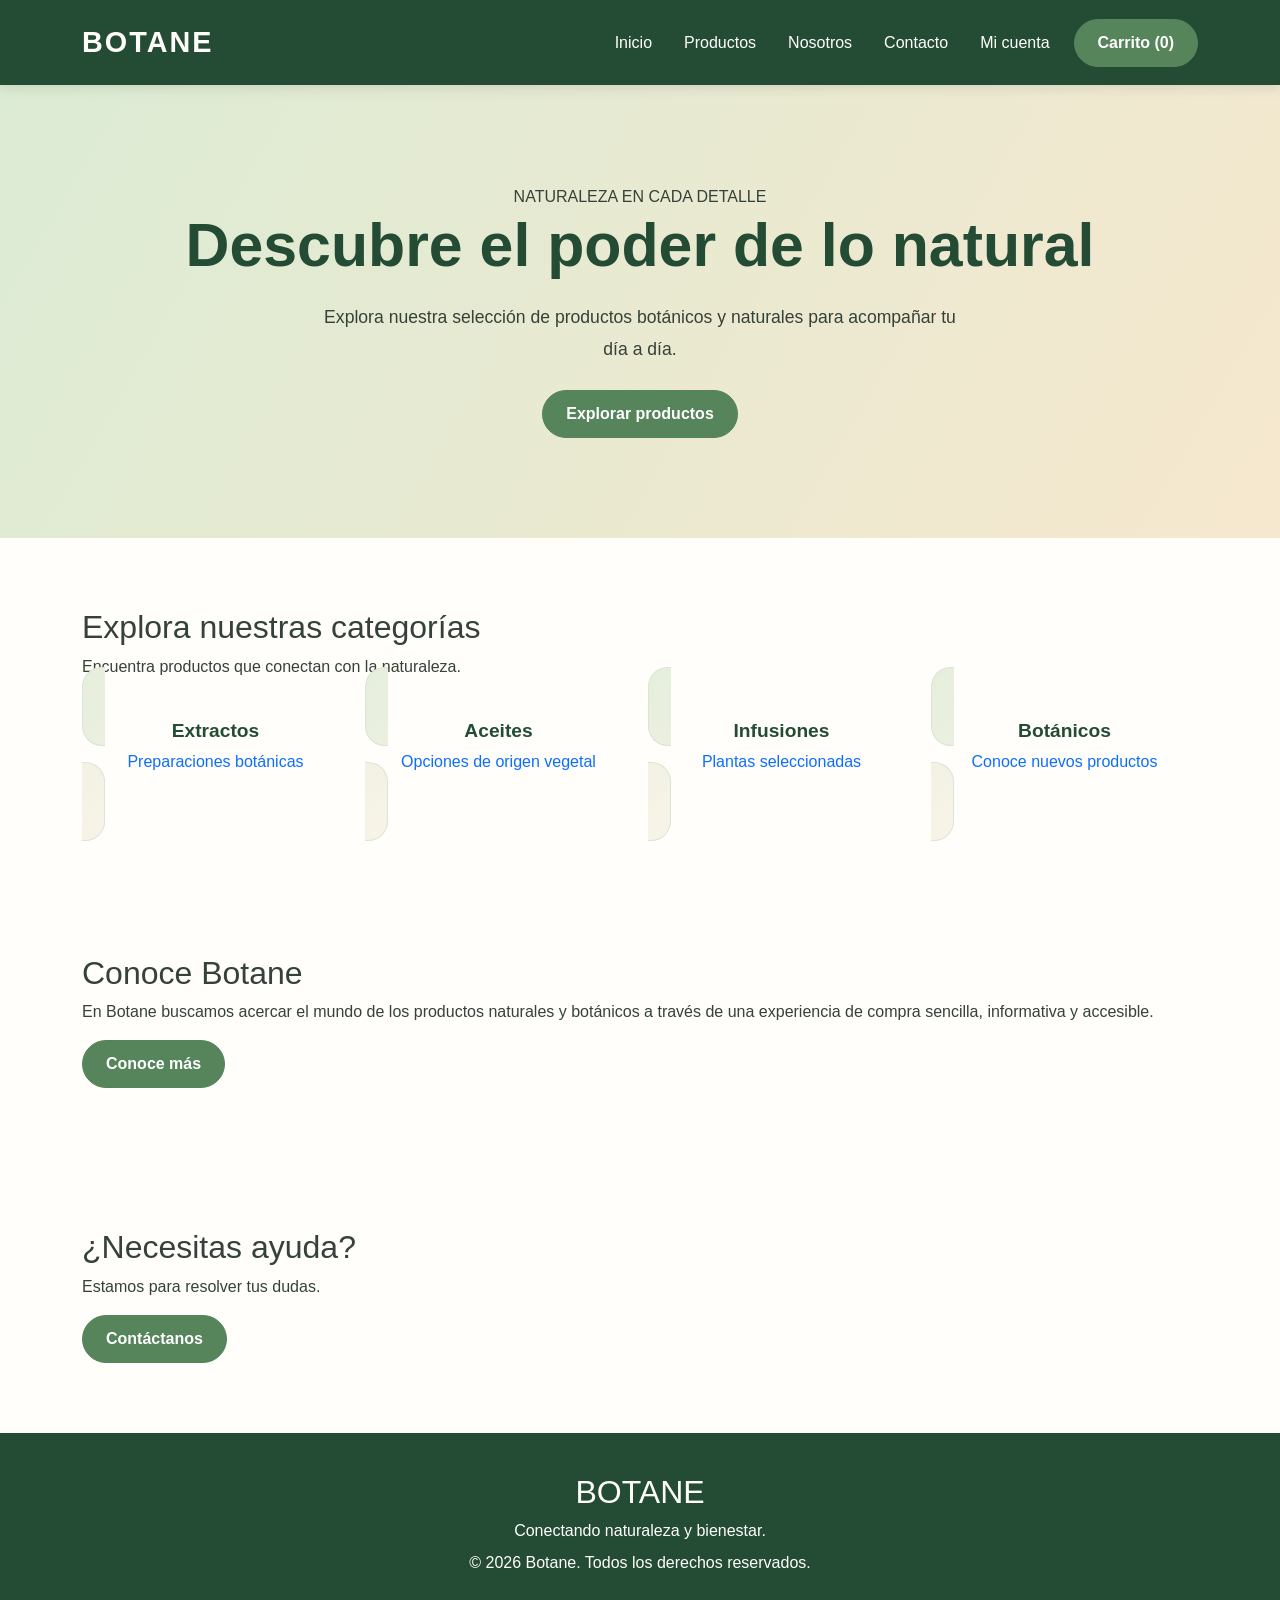
<file: index.html>
<!DOCTYPE html>
<html lang="es">

<head>
    <meta charset="UTF-8">
    <meta name="viewport" content="width=device-width, initial-scale=1.0">

    <title>Botane | Productos Naturales y Herbolarios</title>

    <meta name="description" content="Descubre Botane, tu espacio de productos naturales, botánicos y herbolarios.">
    <meta name="keywords" content="Botane, productos naturales, herbolaria, botánica, extractos naturales">
    <meta name="author" content="Equipo Botane">

    <link href="https://cdn.jsdelivr.net/npm/bootstrap@5.3.3/dist/css/bootstrap.min.css" rel="stylesheet">
    <link rel="stylesheet" href="css/estilos.css">
</head>

<body>

    <!-- NAVEGACIÓN -->
    <header>
        <nav class="navbar navbar-expand-lg">
            <div class="container">

                <a class="navbar-brand" href="index.html">BOTANE</a>

                <button class="navbar-toggler" type="button"
                    data-bs-toggle="collapse"
                    data-bs-target="#menuPrincipal"
                    aria-controls="menuPrincipal"
                    aria-expanded="false"
                    aria-label="Abrir menú">
                    <span class="navbar-toggler-icon"></span>
                </button>

                <div class="collapse navbar-collapse" id="menuPrincipal">

                    <ul class="navbar-nav ms-auto align-items-lg-center">

                        <li class="nav-item">
                            <a class="nav-link" href="index.html">Inicio</a>
                        </li>

                        <li class="nav-item">
                            <a class="nav-link" href="productos.html">Productos</a>
                        </li>

                        <li class="nav-item">
                            <a class="nav-link" href="nosotros.html">Nosotros</a>
                        </li>

                        <li class="nav-item">
                            <a class="nav-link" href="contacto.html">Contacto</a>
                        </li>

                        <li class="nav-item">
                            <a class="nav-link" href="cuenta.html">Mi cuenta</a>
                        </li>

                        <li class="nav-item">
                            <a class="btn btn-success ms-lg-2" href="carrito.html">
                                Carrito (<span id="contadorCarrito">0</span>)
                            </a>
                        </li>

                    </ul>
                </div>
            </div>
        </nav>
    </header>

    <main>

        <!-- PORTADA -->
        <section class="hero" id="inicio">
            <div class="container">
                <div class="hero-content">

                    <span class="hero-etiqueta">
                        NATURALEZA EN CADA DETALLE
                    </span>

                    <h1>Descubre el poder de lo natural</h1>

                    <p>
                        Explora nuestra selección de productos
                        botánicos y naturales para acompañar
                        tu día a día.
                    </p>

                    <a href="productos.html" class="btn btn-success">
                        Explorar productos
                    </a>

                </div>
            </div>
        </section>

        <!-- CATEGORÍAS -->
        <section class="seccion-categorias">
            <div class="container">

                <div class="titulo-seccion">
                    <h2>Explora nuestras categorías</h2>
                    <p>Encuentra productos que conectan con la naturaleza.</p>
                </div>

                <div class="row g-3">

                    <div class="col-6 col-md-3">
                        <a href="productos.html" class="categoria-card">
                            <h3>Extractos</h3>
                            <p>Preparaciones botánicas</p>
                        </a>
                    </div>

                    <div class="col-6 col-md-3">
                        <a href="productos.html" class="categoria-card">
                            <h3>Aceites</h3>
                            <p>Opciones de origen vegetal</p>
                        </a>
                    </div>

                    <div class="col-6 col-md-3">
                        <a href="productos.html" class="categoria-card">
                            <h3>Infusiones</h3>
                            <p>Plantas seleccionadas</p>
                        </a>
                    </div>

                    <div class="col-6 col-md-3">
                        <a href="productos.html" class="categoria-card">
                            <h3>Botánicos</h3>
                            <p>Conoce nuevos productos</p>
                        </a>
                    </div>

                </div>
            </div>
        </section>

        <!-- PRESENTACIÓN -->
        <section class="seccion-nosotros">
            <div class="container">

                <div class="titulo-seccion">
                    <h2>Conoce Botane</h2>
                </div>

                <div class="nosotros-contenido">
                    <p>
                        En Botane buscamos acercar el mundo
                        de los productos naturales y botánicos
                        a través de una experiencia de compra
                        sencilla, informativa y accesible.
                    </p>

                    <a href="nosotros.html" class="btn btn-success">
                        Conoce más
                    </a>
                </div>

            </div>
        </section>

        <!-- CONTACTO BREVE -->
        <section class="seccion-contacto">
            <div class="container">

                <div class="titulo-seccion">
                    <h2>¿Necesitas ayuda?</h2>
                    <p>Estamos para resolver tus dudas.</p>
                </div>

                <div class="contacto-contenido">
                    <a href="contacto.html" class="btn btn-success">
                        Contáctanos
                    </a>
                </div>

            </div>
        </section>

    </main>

    <!-- PIE DE PÁGINA -->
    <footer class="footer">
        <div class="container">

            <h2>BOTANE</h2>

            <p>Conectando naturaleza y bienestar.</p>

            <p>© 2026 Botane. Todos los derechos reservados.</p>

        </div>
    </footer>

    <!-- JAVASCRIPT -->
    <script src="js/app.js"></script>
    <script src="https://cdn.jsdelivr.net/npm/bootstrap@5.3.3/dist/js/bootstrap.bundle.min.js"></script>

</body>
</html>
</file>
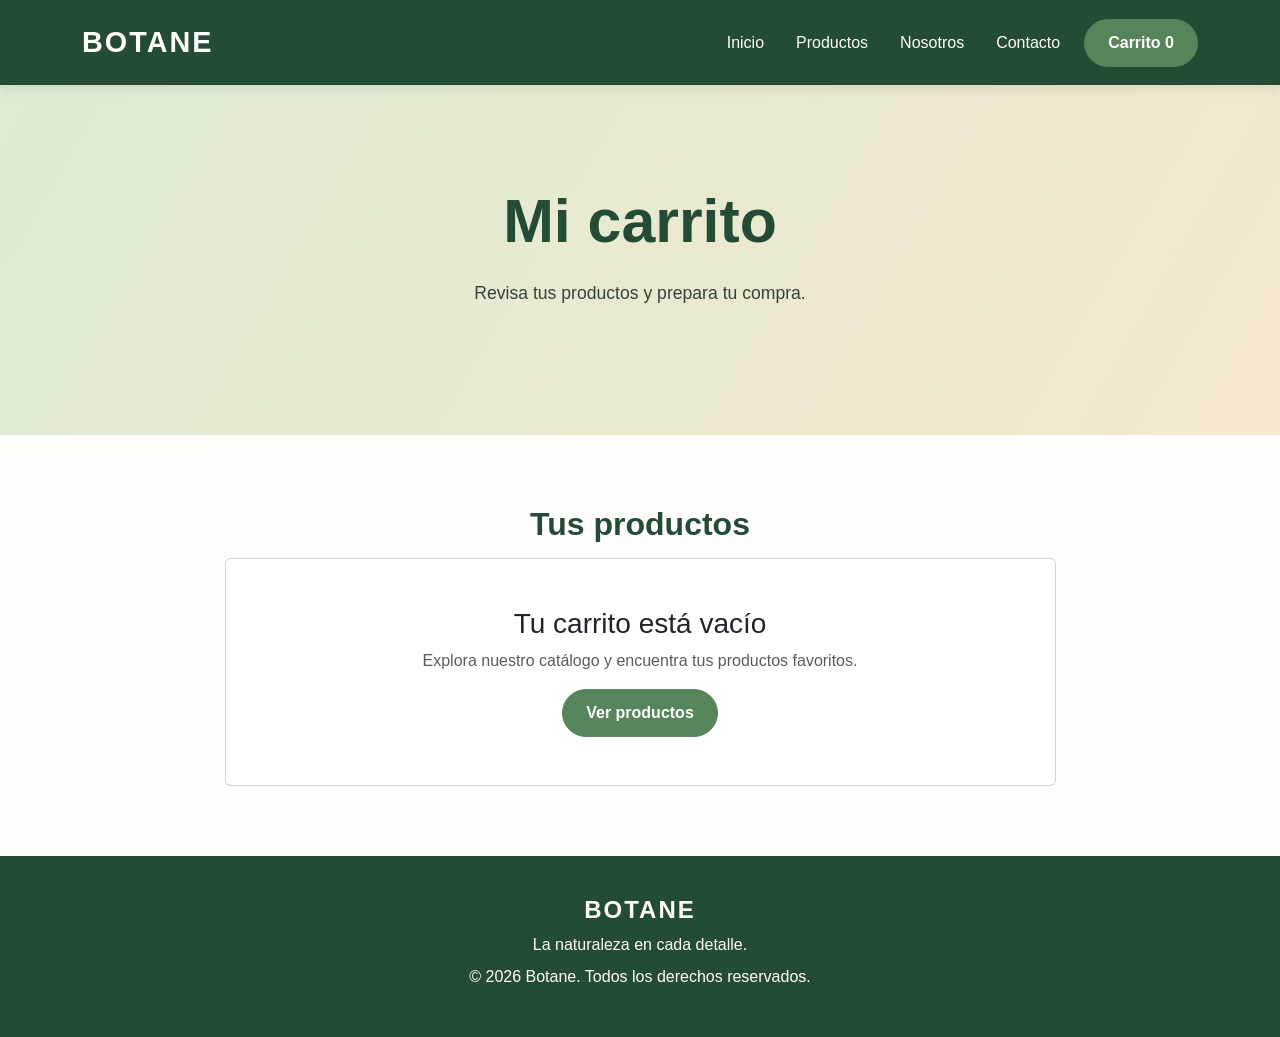
<file: carrito.html>
<!DOCTYPE html>
<html lang="es">
<head>
    <meta charset="UTF-8">
    <meta name="viewport" content="width=device-width, initial-scale=1.0">
    <meta name="description" content="Consulta y administra tu carrito de compras Botane.">
    <title>Mi carrito | Botane</title>

    <link href="https://cdn.jsdelivr.net/npm/bootstrap@5.3.3/dist/css/bootstrap.min.css" rel="stylesheet">
    <link rel="stylesheet" href="css/estilos.css">
</head>

<body>

    <!-- NAVEGACIÓN -->
    <nav class="navbar navbar-expand-lg">
        <div class="container">
            <a class="navbar-brand" href="index.html">BOTANE</a>

            <button class="navbar-toggler" type="button"
                data-bs-toggle="collapse" data-bs-target="#menu">
                <span class="navbar-toggler-icon"></span>
            </button>

            <div class="collapse navbar-collapse" id="menu">
                <ul class="navbar-nav ms-auto align-items-lg-center">
                    <li class="nav-item">
                        <a class="nav-link" href="index.html">Inicio</a>
                    </li>
                    <li class="nav-item">
                        <a class="nav-link" href="productos.html">Productos</a>
                    </li>
                    <li class="nav-item">
                        <a class="nav-link" href="nosotros.html">Nosotros</a>
                    </li>
                    <li class="nav-item">
                        <a class="nav-link" href="contacto.html">Contacto</a>
                    </li>
                    <li class="nav-item">
                        <a class="btn btn-success ms-lg-2" href="carrito.html">
                            Carrito <span id="contadorCarrito">0</span>
                        </a>
                    </li>
                </ul>
            </div>
        </div>
    </nav>

    <!-- ENCABEZADO -->
    <header class="hero">
        <div class="container">
            <h1>Mi carrito</h1>
            <p>
                Revisa tus productos y prepara tu compra.
            </p>
        </div>
    </header>

    <!-- CONTENIDO DEL CARRITO -->
    <main>
        <section>
            <div class="container">

                <h2 class="section-title">Tus productos</h2>

                <div class="row justify-content-center">
                    <div class="col-lg-9">

                        <div class="card p-3 p-md-4">

                            <div id="carritoVacio" class="text-center py-4">
                                <h3>Tu carrito está vacío</h3>
                                <p class="text-muted">
                                    Explora nuestro catálogo y encuentra
                                    tus productos favoritos.
                                </p>

                                <a href="productos.html" class="btn btn-success">
                                    Ver productos
                                </a>
                            </div>

                            <div id="carritoContenido" hidden>

                                <div class="table-responsive">
                                    <table class="table align-middle">
                                        <thead>
                                            <tr>
                                                <th>Producto</th>
                                                <th>Precio</th>
                                                <th>Cantidad</th>
                                                <th>Subtotal</th>
                                                <th></th>
                                            </tr>
                                        </thead>

                                        <tbody id="listaCarrito"></tbody>
                                    </table>
                                </div>

                                <div class="text-end mt-4">
                                    <h4>
                                        Total:
                                        <span id="totalCompra">$0.00</span>
                                    </h4>

                                    <a href="productos.html"
                                        class="btn btn-outline-success mt-2">
                                        Seguir comprando
                                    </a>

                                    <button id="btnFinalizarCompra"
                                        class="btn btn-success mt-2">
                                        Continuar compra
                                    </button>
                                </div>

                            </div>

                        </div>

                    </div>
                </div>

            </div>
        </section>
    </main>

    <!-- PIE DE PÁGINA -->
    <footer>
        <div class="container">
            <h4>BOTANE</h4>
            <p>La naturaleza en cada detalle.</p>
            <p>© 2026 Botane. Todos los derechos reservados.</p>
        </div>
    </footer>

    <script src="https://cdn.jsdelivr.net/npm/bootstrap@5.3.3/dist/js/bootstrap.bundle.min.js"></script>
    <script src="js/app.js"></script>

</body>
</html>
</file>
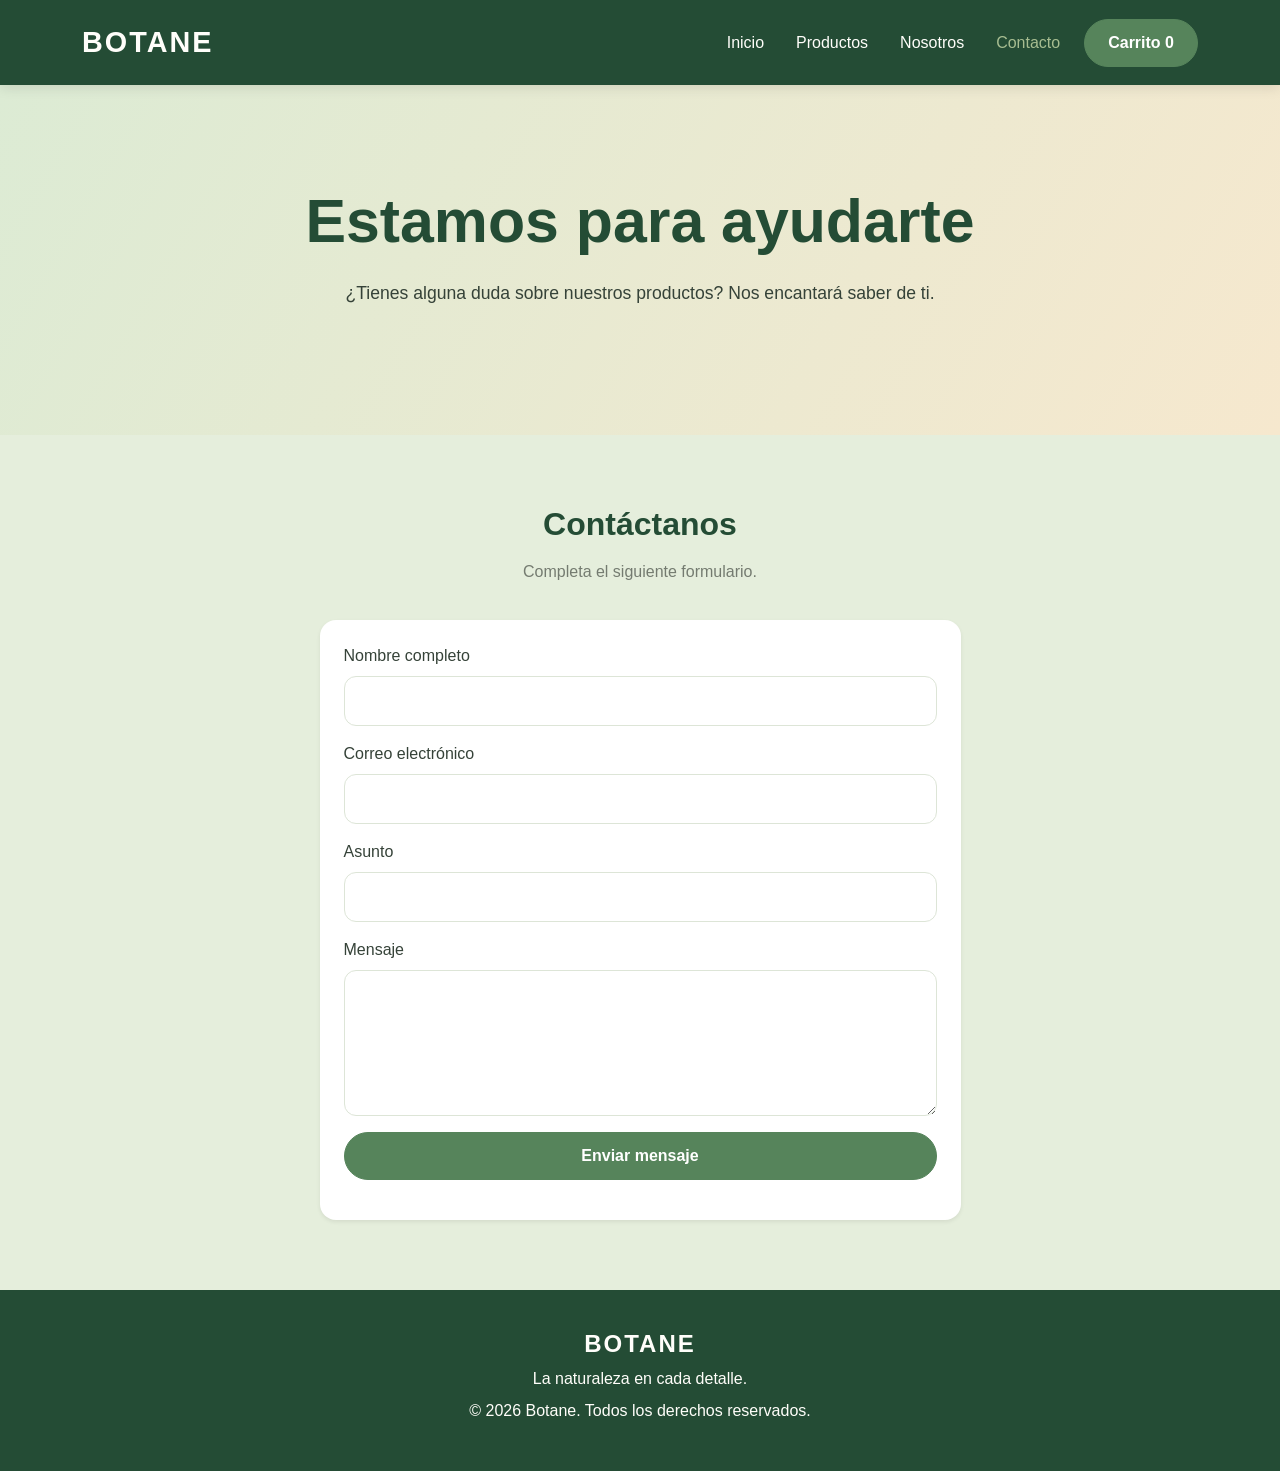
<file: contacto.html>
<!DOCTYPE html>
<html lang="es">
<head>
    <meta charset="UTF-8">
    <meta name="viewport" content="width=device-width, initial-scale=1.0">
    <meta name="description" content="Ponte en contacto con Botane para resolver tus dudas.">
    <title>Contacto | Botane</title>

    <link href="https://cdn.jsdelivr.net/npm/bootstrap@5.3.3/dist/css/bootstrap.min.css" rel="stylesheet">
    <link rel="stylesheet" href="css/estilos.css">
</head>

<body>

    <!-- NAVEGACIÓN -->
    <nav class="navbar navbar-expand-lg">
        <div class="container">
            <a class="navbar-brand" href="index.html">BOTANE</a>

            <button class="navbar-toggler" type="button"
                data-bs-toggle="collapse" data-bs-target="#menu">
                <span class="navbar-toggler-icon"></span>
            </button>

            <div class="collapse navbar-collapse" id="menu">
                <ul class="navbar-nav ms-auto align-items-lg-center">
                    <li class="nav-item">
                        <a class="nav-link" href="index.html">Inicio</a>
                    </li>
                    <li class="nav-item">
                        <a class="nav-link" href="productos.html">Productos</a>
                    </li>
                    <li class="nav-item">
                        <a class="nav-link" href="nosotros.html">Nosotros</a>
                    </li>
                    <li class="nav-item">
                        <a class="nav-link active" href="contacto.html">Contacto</a>
                    </li>
                    <li class="nav-item">
                        <a class="btn btn-success ms-lg-2" href="carrito.html">
                            Carrito <span id="contadorCarrito">0</span>
                        </a>
                    </li>
                </ul>
            </div>
        </div>
    </nav>

    <!-- PORTADA -->
    <header class="hero">
        <div class="container">
            <h1>Estamos para ayudarte</h1>
            <p>
                ¿Tienes alguna duda sobre nuestros productos?
                Nos encantará saber de ti.
            </p>
        </div>
    </header>

    <!-- CONTACTO -->
    <main>
        <section id="contacto">
            <div class="container">

                <h2 class="section-title">Contáctanos</h2>
                <p class="section-description">
                    Completa el siguiente formulario.
                </p>

                <div class="row justify-content-center">
                    <div class="col-lg-7">

                        <form id="formContacto" class="bg-white p-4 rounded-4 shadow-sm">

                            <div class="mb-3">
                                <label for="nombre" class="form-label">
                                    Nombre completo
                                </label>
                                <input type="text" id="nombre"
                                    class="form-control" required>
                            </div>

                            <div class="mb-3">
                                <label for="correo" class="form-label">
                                    Correo electrónico
                                </label>
                                <input type="email" id="correo"
                                    class="form-control" required>
                            </div>

                            <div class="mb-3">
                                <label for="asunto" class="form-label">
                                    Asunto
                                </label>
                                <input type="text" id="asunto"
                                    class="form-control" required>
                            </div>

                            <div class="mb-3">
                                <label for="mensaje" class="form-label">
                                    Mensaje
                                </label>
                                <textarea id="mensaje" class="form-control"
                                    rows="5" required></textarea>
                            </div>

                            <button type="submit" class="btn btn-success w-100">
                                Enviar mensaje
                            </button>

                            <p id="respuestaContacto"
                                class="mt-3 text-center" aria-live="polite">
                            </p>

                        </form>

                    </div>
                </div>
            </div>
        </section>
    </main>

    <!-- PIE DE PÁGINA -->
    <footer>
        <div class="container">
            <h4>BOTANE</h4>
            <p>La naturaleza en cada detalle.</p>
            <p>© 2026 Botane. Todos los derechos reservados.</p>
        </div>
    </footer>

    <script src="https://cdn.jsdelivr.net/npm/bootstrap@5.3.3/dist/js/bootstrap.bundle.min.js"></script>
    <script src="js/app.js"></script>

    <script>
        document.getElementById("formContacto").addEventListener("submit", function(event) {
            event.preventDefault();

            document.getElementById("respuestaContacto").textContent =
                "¡Gracias por contactarnos! Tu mensaje fue validado en esta demostración.";

            this.reset();
        });
    </script>

</body>
</html>
</file>
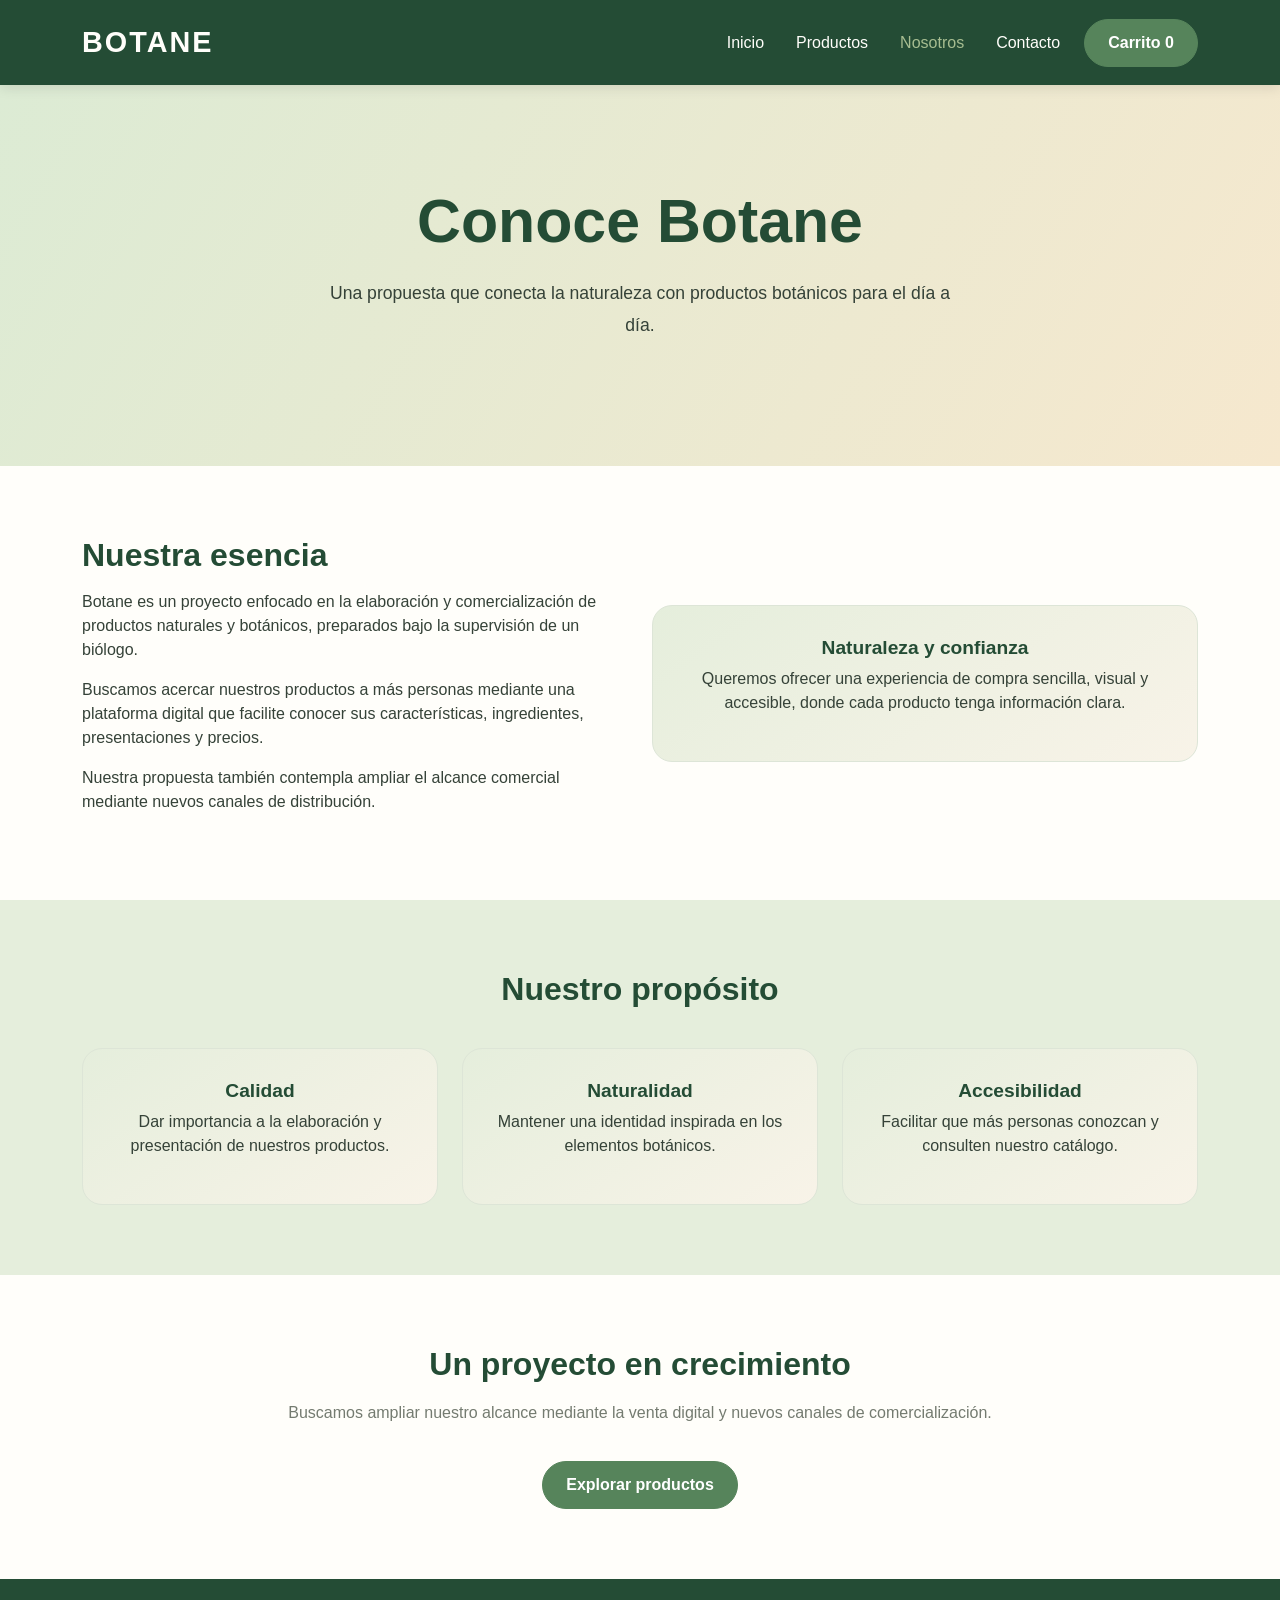
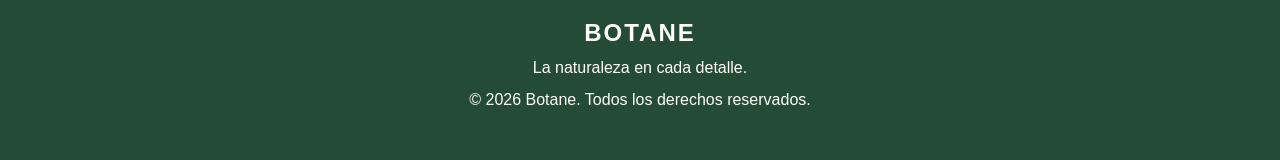
<file: nosotros.html>
<!DOCTYPE html>
<html lang="es">
<head>
    <meta charset="UTF-8">
    <meta name="viewport" content="width=device-width, initial-scale=1.0">
    <meta name="description" content="Conoce Botane, nuestra propuesta de productos naturales y botánicos.">
    <title>Nosotros | Botane</title>

    <link href="https://cdn.jsdelivr.net/npm/bootstrap@5.3.3/dist/css/bootstrap.min.css" rel="stylesheet">
    <link rel="stylesheet" href="css/estilos.css">
</head>

<body>

    <!-- NAVEGACIÓN -->
    <nav class="navbar navbar-expand-lg">
        <div class="container">
            <a class="navbar-brand" href="index.html">BOTANE</a>

            <button class="navbar-toggler" type="button"
                data-bs-toggle="collapse" data-bs-target="#menu">
                <span class="navbar-toggler-icon"></span>
            </button>

            <div class="collapse navbar-collapse" id="menu">
                <ul class="navbar-nav ms-auto align-items-lg-center">
                    <li class="nav-item">
                        <a class="nav-link" href="index.html">Inicio</a>
                    </li>
                    <li class="nav-item">
                        <a class="nav-link" href="productos.html">Productos</a>
                    </li>
                    <li class="nav-item">
                        <a class="nav-link active" href="nosotros.html">Nosotros</a>
                    </li>
                    <li class="nav-item">
                        <a class="nav-link" href="contacto.html">Contacto</a>
                    </li>
                    <li class="nav-item">
                        <a class="btn btn-success ms-lg-2" href="carrito.html">
                            Carrito <span id="contadorCarrito">0</span>
                        </a>
                    </li>
                </ul>
            </div>
        </div>
    </nav>

    <!-- PORTADA -->
    <header class="hero">
        <div class="container">
            <h1>Conoce Botane</h1>
            <p>
                Una propuesta que conecta la naturaleza con
                productos botánicos para el día a día.
            </p>
        </div>
    </header>

    <!-- HISTORIA -->
    <main>
        <section>
            <div class="container">
                <div class="row align-items-center g-4">

                    <div class="col-lg-6">
                        <h2 class="section-title text-start">
                            Nuestra esencia
                        </h2>

                        <p>
                            Botane es un proyecto enfocado en la elaboración
                            y comercialización de productos naturales y
                            botánicos, preparados bajo la supervisión
                            de un biólogo.
                        </p>

                        <p>
                            Buscamos acercar nuestros productos a más
                            personas mediante una plataforma digital
                            que facilite conocer sus características,
                            ingredientes, presentaciones y precios.
                        </p>

                        <p>
                            Nuestra propuesta también contempla ampliar
                            el alcance comercial mediante nuevos canales
                            de distribución.
                        </p>
                    </div>

                    <div class="col-lg-6">
                        <div class="categoria-card">
                            <h3>Naturaleza y confianza</h3>
                            <p>
                                Queremos ofrecer una experiencia de compra
                                sencilla, visual y accesible, donde cada
                                producto tenga información clara.
                            </p>
                        </div>
                    </div>

                </div>
            </div>
        </section>

        <!-- PROPÓSITO -->
        <section style="background-color: var(--verde-claro);">
            <div class="container">
                <h2 class="section-title">Nuestro propósito</h2>

                <div class="row g-4 mt-3">

                    <div class="col-md-4">
                        <div class="categoria-card">
                            <h3>Calidad</h3>
                            <p>
                                Dar importancia a la elaboración y
                                presentación de nuestros productos.
                            </p>
                        </div>
                    </div>

                    <div class="col-md-4">
                        <div class="categoria-card">
                            <h3>Naturalidad</h3>
                            <p>
                                Mantener una identidad inspirada
                                en los elementos botánicos.
                            </p>
                        </div>
                    </div>

                    <div class="col-md-4">
                        <div class="categoria-card">
                            <h3>Accesibilidad</h3>
                            <p>
                                Facilitar que más personas conozcan
                                y consulten nuestro catálogo.
                            </p>
                        </div>
                    </div>

                </div>
            </div>
        </section>

        <!-- DISTRIBUCIÓN -->
        <section>
            <div class="container text-center">
                <h2 class="section-title">Un proyecto en crecimiento</h2>

                <p class="section-description">
                    Buscamos ampliar nuestro alcance mediante la venta
                    digital y nuevos canales de comercialización.
                </p>

                <a href="productos.html" class="btn btn-success">
                    Explorar productos
                </a>
            </div>
        </section>
    </main>

    <!-- PIE DE PÁGINA -->
    <footer>
        <div class="container">
            <h4>BOTANE</h4>
            <p>La naturaleza en cada detalle.</p>
            <p>© 2026 Botane. Todos los derechos reservados.</p>
        </div>
    </footer>

    <script src="https://cdn.jsdelivr.net/npm/bootstrap@5.3.3/dist/js/bootstrap.bundle.min.js"></script>
    <script src="js/app.js"></script>

</body>
</html>
</file>
<file: css/estilos.css>
/* =====================================
   BOTANE - ESTILOS GENERALES
   ===================================== */

:root {
    --verde-oscuro: #244C35;
    --verde-hoja: #56845B;
    --verde-salvia: #A7BD91;
    --verde-claro: #E5EEDC;
    --crema: #F8F3E8;
    --blanco: #FFFEFA;
    --tierra: #C58A52;
    --texto: #354238;
    --gris: #747B70;
    --borde: #DDE5D7;
}

* {
    box-sizing: border-box;
}

html {
    scroll-behavior: smooth;
}

body {
    margin: 0;
    font-family: 'Segoe UI', Arial, sans-serif;
    background-color: var(--blanco);
    color: var(--texto);
}

a {
    text-decoration: none;
}

img {
    max-width: 100%;
}

/* =====================================
   NAVEGACIÓN
   ===================================== */

.navbar {
    background-color: var(--verde-oscuro);
    padding: 16px 0;
    box-shadow: 0 3px 12px rgba(0, 0, 0, 0.10);
}

.navbar-brand {
    color: var(--blanco) !important;
    font-size: 1.8rem;
    font-weight: 800;
    letter-spacing: 2px;
}

.navbar .nav-link {
    color: var(--blanco) !important;
    font-weight: 500;
    margin: 0 8px;
    transition: color 0.3s;
}

.navbar .nav-link:hover,
.navbar .nav-link.active {
    color: var(--verde-salvia) !important;
}

.navbar-toggler {
    border-color: var(--verde-salvia);
}

.navbar-toggler:focus {
    box-shadow: 0 0 0 0.2rem rgba(167, 189, 145, 0.3);
}

.navbar-toggler-icon {
    filter: brightness(0) invert(1);
}

/* =====================================
   BOTONES
   ===================================== */

.btn-success {
    background-color: var(--verde-hoja);
    border-color: var(--verde-hoja);
    color: white;
    border-radius: 25px;
    padding: 11px 23px;
    font-weight: 600;
    transition: all 0.3s ease;
}

.btn-success:hover {
    background-color: var(--verde-oscuro);
    border-color: var(--verde-oscuro);
    color: white;
    transform: translateY(-2px);
}

.btn-outline-success {
    color: var(--verde-oscuro);
    border-color: var(--verde-hoja);
    border-radius: 25px;
    padding: 9px 20px;
    font-weight: 600;
    transition: all 0.3s ease;
}

.btn-outline-success:hover,
.btn-outline-success.active {
    background-color: var(--verde-hoja);
    border-color: var(--verde-hoja);
    color: white;
}

/* =====================================
   PORTADA
   ===================================== */

.hero {
    background: linear-gradient(
        120deg,
        #DCEBD4,
        #F6E8CE
    );
    padding: 100px 20px;
    text-align: center;
}

.hero h1 {
    color: var(--verde-oscuro);
    font-size: clamp(2.3rem, 5vw, 3.8rem);
    font-weight: 800;
    margin-bottom: 20px;
}

.hero p {
    max-width: 650px;
    margin: 0 auto 25px;
    font-size: 1.1rem;
    line-height: 1.8;
    color: var(--texto);
}

/* =====================================
   TÍTULOS Y SECCIONES
   ===================================== */

section {
    padding: 70px 0;
}

.section-title {
    color: var(--verde-oscuro);
    font-size: 2rem;
    font-weight: 800;
    text-align: center;
    margin-bottom: 15px;
}

.section-description {
    color: var(--gris);
    text-align: center;
    margin-bottom: 35px;
    line-height: 1.7;
}

/* =====================================
   CATEGORÍAS
   ===================================== */

.categoria-card {
    background: linear-gradient(
        145deg,
        #E5EEDC,
        #F8F3E8
    );
    border: 1px solid var(--borde);
    border-radius: 20px;
    padding: 30px 22px;
    text-align: center;
    height: 100%;
    transition: transform 0.3s, box-shadow 0.3s;
}

.categoria-card:hover {
    transform: translateY(-7px);
    box-shadow: 0 10px 25px rgba(36, 76, 53, 0.13);
}

.categoria-card h3 {
    color: var(--verde-oscuro);
    font-size: 1.2rem;
    font-weight: 700;
}

/* =====================================
   CATÁLOGO Y PRODUCTOS
   ===================================== */

#catalogo {
    background-color: var(--blanco);
}

#listaProductos {
    align-items: stretch;
}

#listaProductos > div {
    display: flex;
}

#listaProductos .card {
    width: 100%;
    display: flex;
    flex-direction: column;
    border: 1px solid var(--borde);
    border-radius: 18px;
    overflow: hidden;
    background-color: white;
    box-shadow: 0 3px 12px rgba(36, 76, 53, 0.05);
    transition: transform 0.3s, box-shadow 0.3s;
}

#listaProductos .card:hover {
    transform: translateY(-6px);
    box-shadow: 0 12px 28px rgba(36, 76, 53, 0.15);
}

#listaProductos .card-img-top {
    width: 100%;
    height: 250px;
    object-fit: cover;
    background-color: var(--crema);
    transition: transform 0.4s ease;
}

#listaProductos .card:hover .card-img-top {
    transform: scale(1.04);
}

#listaProductos .card-body {
    padding: 22px;
    display: flex;
    flex-direction: column;
    flex-grow: 1;
}

#listaProductos .card-title {
    color: var(--verde-oscuro);
    font-size: 1.15rem;
    font-weight: 750;
    margin-bottom: 10px;
}

#listaProductos .card-text {
    color: var(--gris);
    font-size: 0.95rem;
    line-height: 1.6;
}

#listaProductos .card-body .fw-bold {
    color: var(--verde-hoja);
    font-size: 1.25rem;
    margin-top: auto;
    margin-bottom: 15px;
}

#listaProductos .agregar-carrito {
    width: 100%;
}

#listaProductos .btn-outline-success {
    width: 100%;
}

/* =====================================
   BUSCADOR Y FILTROS
   ===================================== */

.form-control {
    border: 1px solid var(--borde);
    border-radius: 12px;
    padding: 12px 16px;
    color: var(--texto);
}

.form-control:focus {
    border-color: var(--verde-hoja);
    box-shadow: 0 0 0 0.2rem rgba(86, 132, 91, 0.15);
}

.filtro {
    margin: 4px;
}

.filtro.activo {
    background-color: var(--verde-oscuro);
    border-color: var(--verde-oscuro);
    color: white;
}

/* =====================================
   DETALLE INDIVIDUAL DEL PRODUCTO
   ===================================== */

#detalleProducto {
    padding: 15px 0;
}

.detalle-imagen {
    width: 100%;
    height: 480px;
    object-fit: cover;
    border-radius: 22px;
    background-color: var(--crema);
    box-shadow: 0 10px 30px rgba(36, 76, 53, 0.12);
}

.detalle-titulo {
    color: var(--verde-oscuro);
    font-size: clamp(2rem, 4vw, 2.8rem);
    font-weight: 800;
    margin-bottom: 20px;
}

.detalle-descripcion {
    color: var(--gris);
    font-size: 1.05rem;
    line-height: 1.8;
    margin-bottom: 25px;
}

.detalle-precio {
    color: var(--verde-hoja);
    font-size: 2rem;
    font-weight: 800;
    margin-bottom: 25px;
}

#detalleProducto .badge {
    color: var(--verde-oscuro) !important;
    background-color: var(--verde-claro) !important;
    border-radius: 20px;
    padding: 10px 16px;
    font-weight: 600;
}

#detalleProducto .btn {
    margin-top: 10px;
}

/* =====================================
   NOSOTROS
   ===================================== */

#nosotros {
    background-color: var(--crema);
}

#nosotros h2 {
    color: var(--verde-oscuro);
    font-weight: 800;
}

#nosotros p {
    line-height: 1.8;
}

/* =====================================
   CONTACTO
   ===================================== */

#contacto {
    background-color: var(--verde-claro);
}

#contacto h2 {
    color: var(--verde-oscuro);
    font-weight: 800;
}

/* =====================================
   CARRITO
   ===================================== */

#panelCarrito {
    background-color: white;
    border: 1px solid var(--borde);
    border-radius: 18px;
    padding: 25px;
    box-shadow: 0 8px 25px rgba(36, 76, 53, 0.10);
}

#totalCarrito,
#totalCompra {
    color: var(--verde-oscuro);
    font-size: 1.3rem;
    font-weight: 800;
}

#carritoContenido {
    overflow-x: auto;
}

/* =====================================
   PIE DE PÁGINA
   ===================================== */

footer {
    background-color: var(--verde-oscuro);
    color: var(--blanco);
    padding: 40px 15px;
    text-align: center;
}

footer h4 {
    font-weight: 800;
    letter-spacing: 2px;
}

footer p {
    margin-bottom: 8px;
}

footer a {
    color: var(--verde-salvia);
}

footer a:hover {
    color: white;
}

/* =====================================
   RESPONSIVE
   ===================================== */

@media (max-width: 768px) {
    .hero {
        padding: 65px 20px;
    }

    section {
        padding: 45px 0;
    }

    #listaProductos .card-img-top {
        height: 220px;
    }

    .section-title {
        font-size: 1.7rem;
    }

    .detalle-imagen {
        height: 320px;
    }

    .detalle-titulo {
        font-size: 2rem;
    }
}

@media (max-width: 480px) {
    .hero h1 {
        font-size: 2.2rem;
    }

    .navbar-brand {
        font-size: 1.4rem;
    }

    #listaProductos .card-img-top {
        height: 200px;
    }

    .btn-outline-success {
        padding: 8px 15px;
    }

    .detalle-imagen {
        height: 280px;
    }
}
</file>
